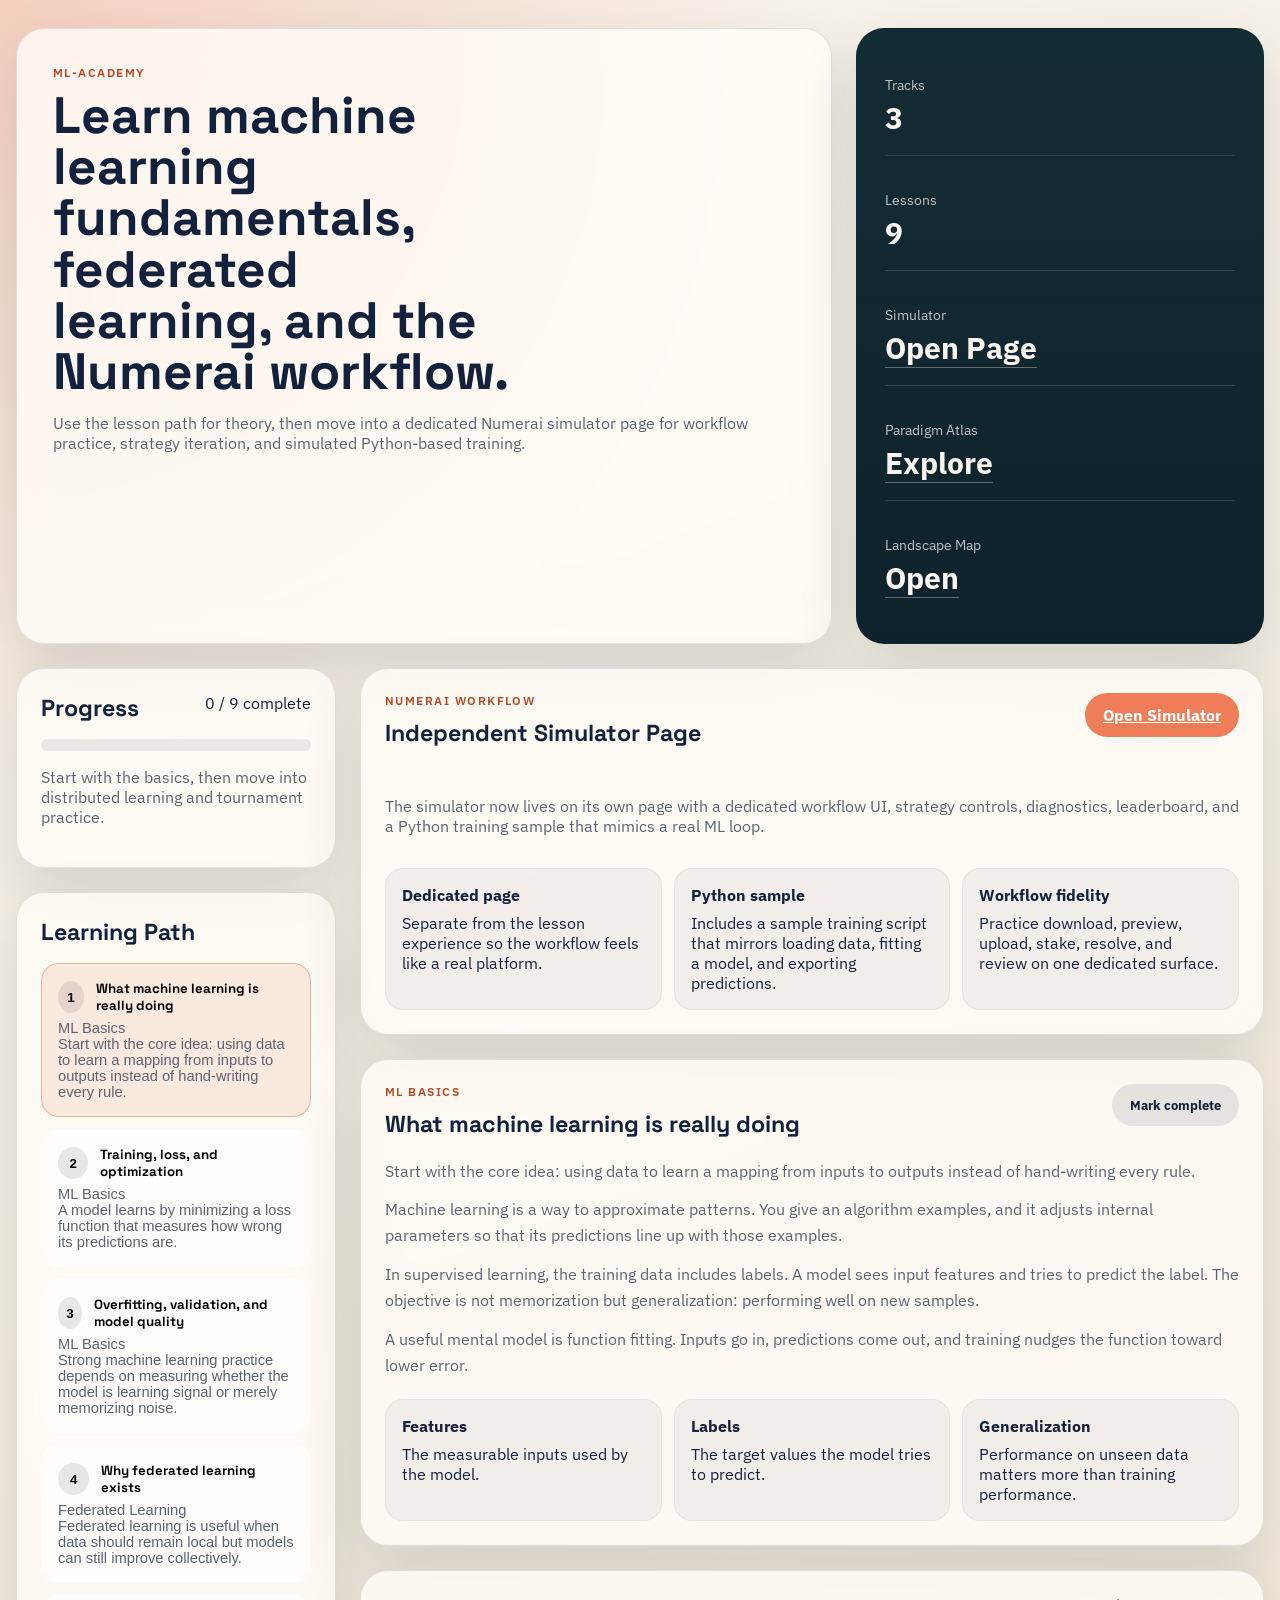
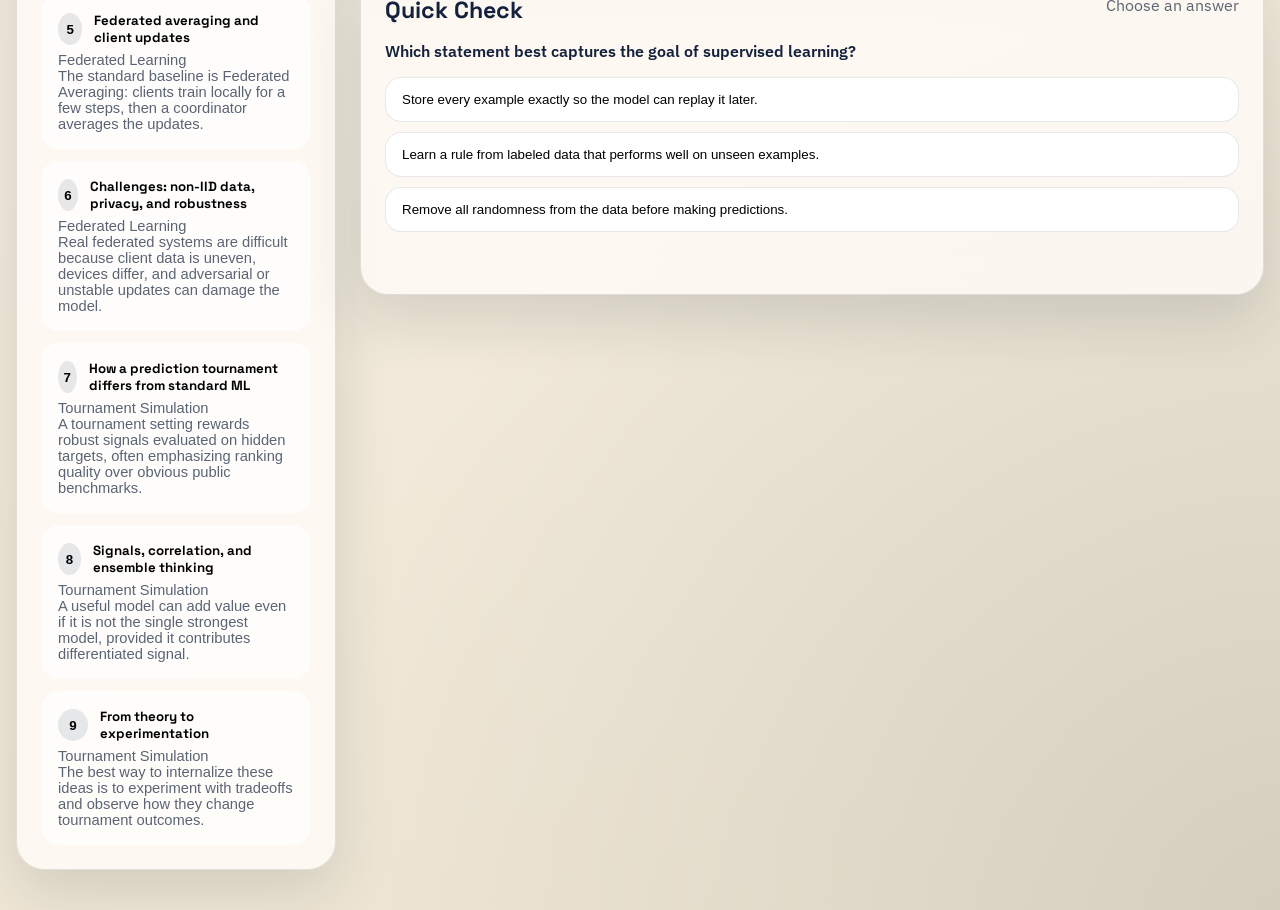
<file: index.html>
<!DOCTYPE html>
<html lang="en">
<head>
  <meta charset="UTF-8">
  <meta name="viewport" content="width=device-width, initial-scale=1.0">
  <title>ml-academy: Learning Hub</title>
  <link rel="preconnect" href="https://fonts.googleapis.com">
  <link rel="preconnect" href="https://fonts.gstatic.com" crossorigin>
  <link href="https://fonts.googleapis.com/css2?family=Space+Grotesk:wght@400;500;700&family=IBM+Plex+Sans:wght@400;500;600&display=swap" rel="stylesheet">
  <link rel="stylesheet" href="styles.css">
</head>
<body>
  <div class="page-shell">
    <header class="hero">
      <div class="hero-copy">
        <p class="eyebrow">ml-academy</p>
        <h1>Learn machine learning fundamentals, federated learning, and the Numerai workflow.</h1>
        <p class="hero-text">
          Use the lesson path for theory, then move into a dedicated Numerai simulator page for workflow practice, strategy iteration, and simulated Python-based training.
        </p>
      </div>
      <div class="hero-card">
        <div class="hero-stat"><span class="stat-label">Tracks</span><strong>3</strong></div>
        <div class="hero-stat"><span class="stat-label">Lessons</span><strong>9</strong></div>
        <div class="hero-stat"><span class="stat-label">Simulator</span><strong><a class="hero-link" href="numerai.html">Open Page</a></strong></div>
        <div class="hero-stat"><span class="stat-label">Paradigm Atlas</span><strong><a class="hero-link" href="paradigm.html">Explore</a></strong></div>
        <div class="hero-stat"><span class="stat-label">Landscape Map</span><strong><a class="hero-link" href="map.html">Open</a></strong></div>
      </div>
    </header>

    <main class="content-grid single-main">
      <aside class="sidebar">
        <section class="panel progress-panel">
          <div class="panel-heading"><h2>Progress</h2><span id="progressBadge">0 / 9 complete</span></div>
          <div class="progress-bar" aria-hidden="true"><div id="progressFill" class="progress-fill"></div></div>
          <p id="progressText" class="muted">Start with the basics, then move into distributed learning and tournament practice.</p>
        </section>
        <section class="panel">
          <div class="panel-heading"><h2>Learning Path</h2></div>
          <nav id="moduleNav" class="module-nav" aria-label="Learning modules"></nav>
        </section>
      </aside>

      <section class="main-column">
        <section class="panel launch-panel">
          <div class="panel-heading">
            <div>
              <p class="eyebrow">Numerai Workflow</p>
              <h2>Independent Simulator Page</h2>
            </div>
            <a class="button" href="numerai.html">Open Simulator</a>
          </div>
          <p class="lesson-summary">
            The simulator now lives on its own page with a dedicated workflow UI, strategy controls, diagnostics, leaderboard, and a Python training sample that mimics a real ML loop.
          </p>
          <div class="key-points">
            <article class="key-point"><strong>Dedicated page</strong><span>Separate from the lesson experience so the workflow feels like a real platform.</span></article>
            <article class="key-point"><strong>Python sample</strong><span>Includes a sample training script that mirrors loading data, fitting a model, and exporting predictions.</span></article>
            <article class="key-point"><strong>Workflow fidelity</strong><span>Practice download, preview, upload, stake, resolve, and review on one dedicated surface.</span></article>
          </div>
        </section>

        <section class="panel lesson-panel">
          <div class="panel-heading"><div><p id="lessonTag" class="eyebrow"></p><h2 id="lessonTitle">Loading…</h2></div><button id="markCompleteButton" class="button secondary" type="button">Mark complete</button></div>
          <p id="lessonSummary" class="lesson-summary"></p>
          <div id="lessonContent" class="lesson-content"></div>
          <div id="keyPoints" class="key-points"></div>
        </section>

        <section class="panel quiz-panel">
          <div class="panel-heading"><h2>Quick Check</h2><span id="quizStatus" class="muted">Choose an answer</span></div>
          <div id="quizQuestion" class="quiz-question"></div>
          <div id="quizOptions" class="quiz-options"></div>
          <div id="quizFeedback" class="quiz-feedback" aria-live="polite"></div>
        </section>
      </section>
    </main>
  </div>
  <script src="app.js"></script>
</body>
</html>
</file>
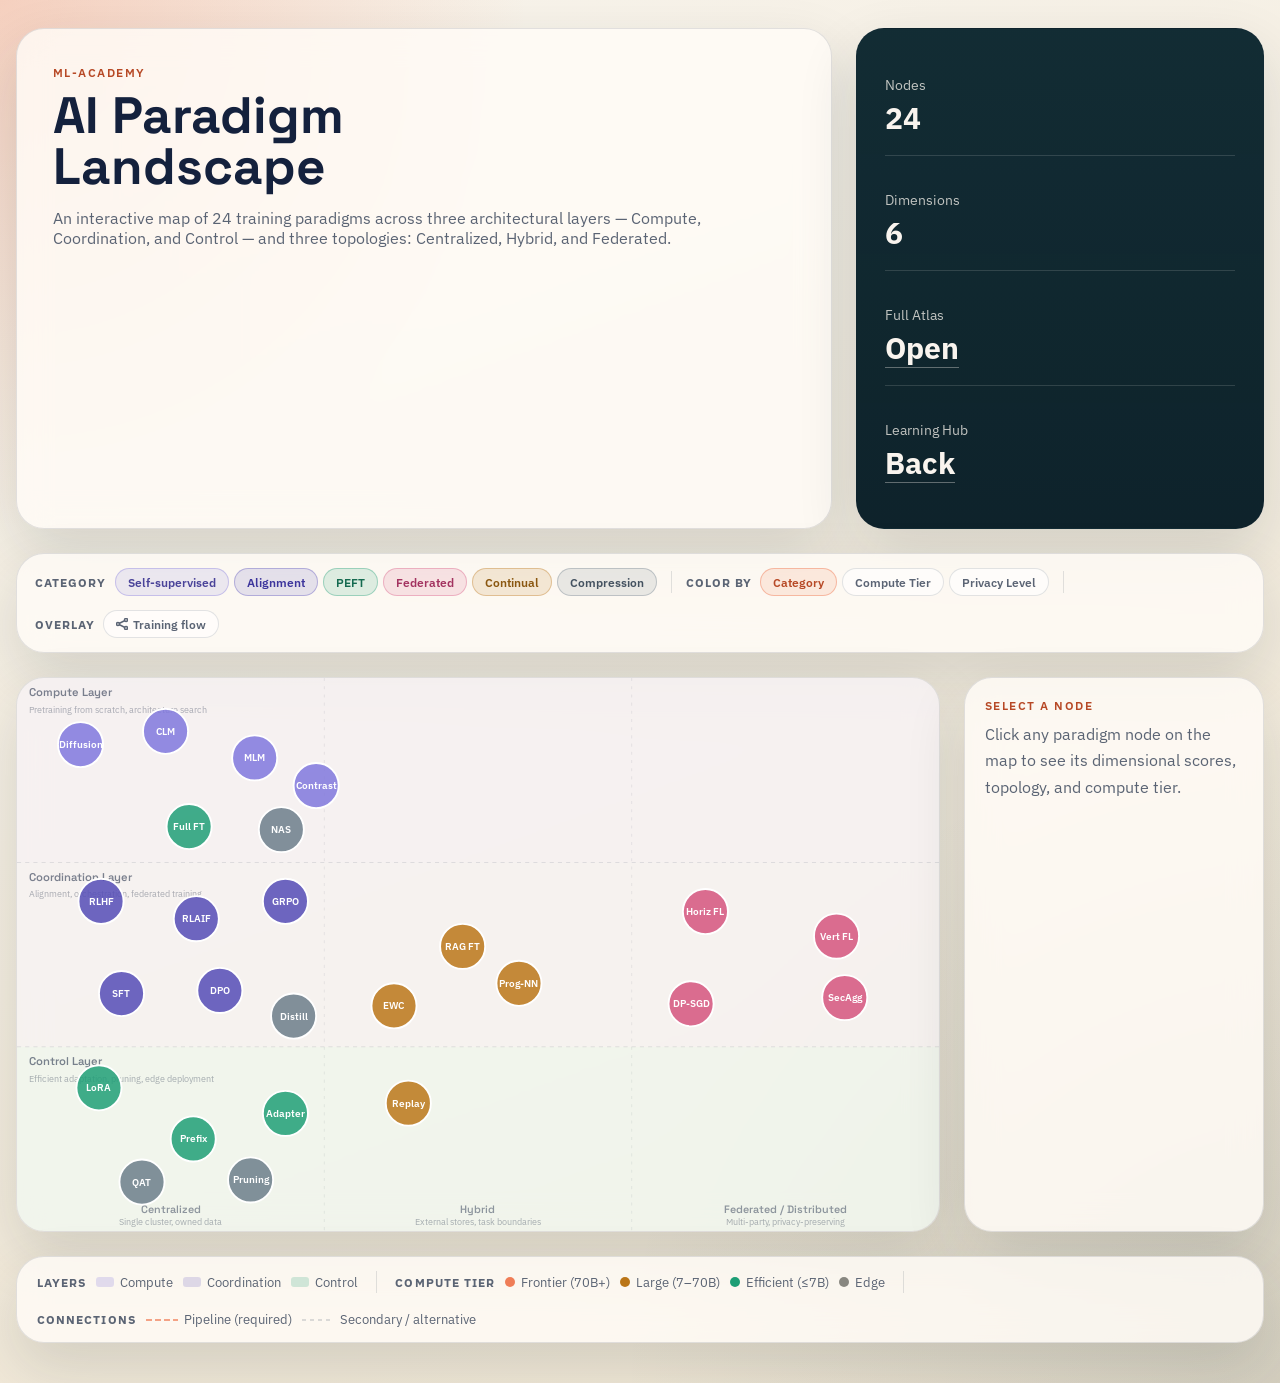
<file: map.html>
<!DOCTYPE html>
<html lang="en">
<head>
  <meta charset="UTF-8">
  <meta name="viewport" content="width=device-width, initial-scale=1.0">
  <title>ml-academy: AI Paradigm Landscape Map</title>
  <link rel="preconnect" href="https://fonts.googleapis.com">
  <link rel="preconnect" href="https://fonts.gstatic.com" crossorigin>
  <link href="https://fonts.googleapis.com/css2?family=Space+Grotesk:wght@400;500;700&family=IBM+Plex+Sans:wght@400;500;600&display=swap" rel="stylesheet">
  <link rel="stylesheet" href="styles.css">
</head>
<body>
  <div class="page-shell">

    <header class="hero">
      <div class="hero-copy">
        <p class="eyebrow">ml-academy</p>
        <h1>AI Paradigm Landscape</h1>
        <p class="hero-text">
          An interactive map of 24 training paradigms across three architectural layers — Compute, Coordination, and Control — and three topologies: Centralized, Hybrid, and Federated.
        </p>
      </div>
      <div class="hero-card">
        <div class="hero-stat"><span class="stat-label">Nodes</span><strong>24</strong></div>
        <div class="hero-stat"><span class="stat-label">Dimensions</span><strong>6</strong></div>
        <div class="hero-stat"><span class="stat-label">Full Atlas</span><strong><a class="hero-link" href="paradigm.html">Open</a></strong></div>
        <div class="hero-stat"><span class="stat-label">Learning Hub</span><strong><a class="hero-link" href="index.html">Back</a></strong></div>
      </div>
    </header>

    <!-- Controls bar -->
    <div class="panel map-controls">

      <div class="map-ctrl-group">
        <span class="map-ctrl-label">Category</span>
        <div class="map-ctrl-pills">
          <button class="map-filter-btn active" data-cat="pretraining"  onclick="toggleCat('pretraining')"  style="--cat:#7F77DD">Self-supervised</button>
          <button class="map-filter-btn active" data-cat="alignment"    onclick="toggleCat('alignment')"    style="--cat:#534AB7">Alignment</button>
          <button class="map-filter-btn active" data-cat="peft"         onclick="toggleCat('peft')"         style="--cat:#1D9E75">PEFT</button>
          <button class="map-filter-btn active" data-cat="federated"    onclick="toggleCat('federated')"    style="--cat:#D4537E">Federated</button>
          <button class="map-filter-btn active" data-cat="continual"    onclick="toggleCat('continual')"    style="--cat:#BA7517">Continual</button>
          <button class="map-filter-btn active" data-cat="compression"  onclick="toggleCat('compression')"  style="--cat:#6B7C8A">Compression</button>
        </div>
      </div>

      <div class="map-ctrl-divider"></div>

      <div class="map-ctrl-group">
        <span class="map-ctrl-label">Color by</span>
        <div class="map-ctrl-pills">
          <button class="map-dim-btn active" data-view="category" onclick="setDimView('category')">Category</button>
          <button class="map-dim-btn"        data-view="tier"     onclick="setDimView('tier')">Compute Tier</button>
          <button class="map-dim-btn"        data-view="privacy"  onclick="setDimView('privacy')">Privacy Level</button>
        </div>
      </div>

      <div class="map-ctrl-divider"></div>

      <div class="map-ctrl-group">
        <span class="map-ctrl-label">Overlay</span>
        <button class="map-dim-btn" id="connBtn" onclick="toggleConns()">
          <svg width="12" height="12" viewBox="0 0 12 12" fill="none" stroke="currentColor" stroke-width="1.5" stroke-linecap="round" style="flex-shrink:0"><circle cx="2" cy="6" r="1.5"/><circle cx="10" cy="2" r="1.5"/><circle cx="10" cy="10" r="1.5"/><line x1="3.5" y1="5.2" x2="8.5" y2="2.8"/><line x1="3.5" y1="6.8" x2="8.5" y2="9.2"/></svg>
          Training flow
        </button>
      </div>

    </div>

    <!-- Map + detail -->
    <div class="map-layout">

      <!-- SVG canvas -->
      <div class="panel map-canvas-panel" id="mapContainer">
        <svg id="mapSvg" width="100%" style="display:block"></svg>
        <div id="mapTip" class="map-tip"></div>
      </div>

      <!-- Detail panel -->
      <div class="panel map-detail-panel" id="mapDetail">
        <p class="eyebrow" style="margin-bottom:8px">Select a node</p>
        <p class="muted" style="margin:0;line-height:1.65">Click any paradigm node on the map to see its dimensional scores, topology, and compute tier.</p>
      </div>

    </div>

    <!-- Legend -->
    <div class="panel map-legend">

      <div class="map-legend-group">
        <span class="map-ctrl-label">Layers</span>
        <div class="map-legend-items">
          <div class="map-legend-item"><span class="map-legend-swatch" style="background:rgba(127,119,221,0.22)"></span>Compute</div>
          <div class="map-legend-item"><span class="map-legend-swatch" style="background:rgba(83,74,183,0.18)"></span>Coordination</div>
          <div class="map-legend-item"><span class="map-legend-swatch" style="background:rgba(29,158,117,0.2)"></span>Control</div>
        </div>
      </div>

      <div class="map-legend-divider"></div>

      <div class="map-legend-group">
        <span class="map-ctrl-label">Compute tier</span>
        <div class="map-legend-items">
          <div class="map-legend-item"><span class="map-legend-dot" style="background:#ef7d57"></span>Frontier (70B+)</div>
          <div class="map-legend-item"><span class="map-legend-dot" style="background:#ba7517"></span>Large (7–70B)</div>
          <div class="map-legend-item"><span class="map-legend-dot" style="background:#1D9E75"></span>Efficient (≤7B)</div>
          <div class="map-legend-item"><span class="map-legend-dot" style="background:#888780"></span>Edge</div>
        </div>
      </div>

      <div class="map-legend-divider"></div>

      <div class="map-legend-group">
        <span class="map-ctrl-label">Connections</span>
        <div class="map-legend-items">
          <div class="map-legend-item">
            <svg width="32" height="10" style="flex-shrink:0"><line x1="0" y1="5" x2="32" y2="5" stroke="rgba(239,125,87,0.7)" stroke-width="2" stroke-dasharray="6 3"/></svg>
            Pipeline (required)
          </div>
          <div class="map-legend-item">
            <svg width="32" height="10" style="flex-shrink:0"><line x1="0" y1="5" x2="32" y2="5" stroke="rgba(20,33,61,0.3)" stroke-width="1.2" stroke-dasharray="4 4"/></svg>
            Secondary / alternative
          </div>
        </div>
      </div>

    </div>

  </div>
  <script src="map.js"></script>
</body>
</html>
</file>
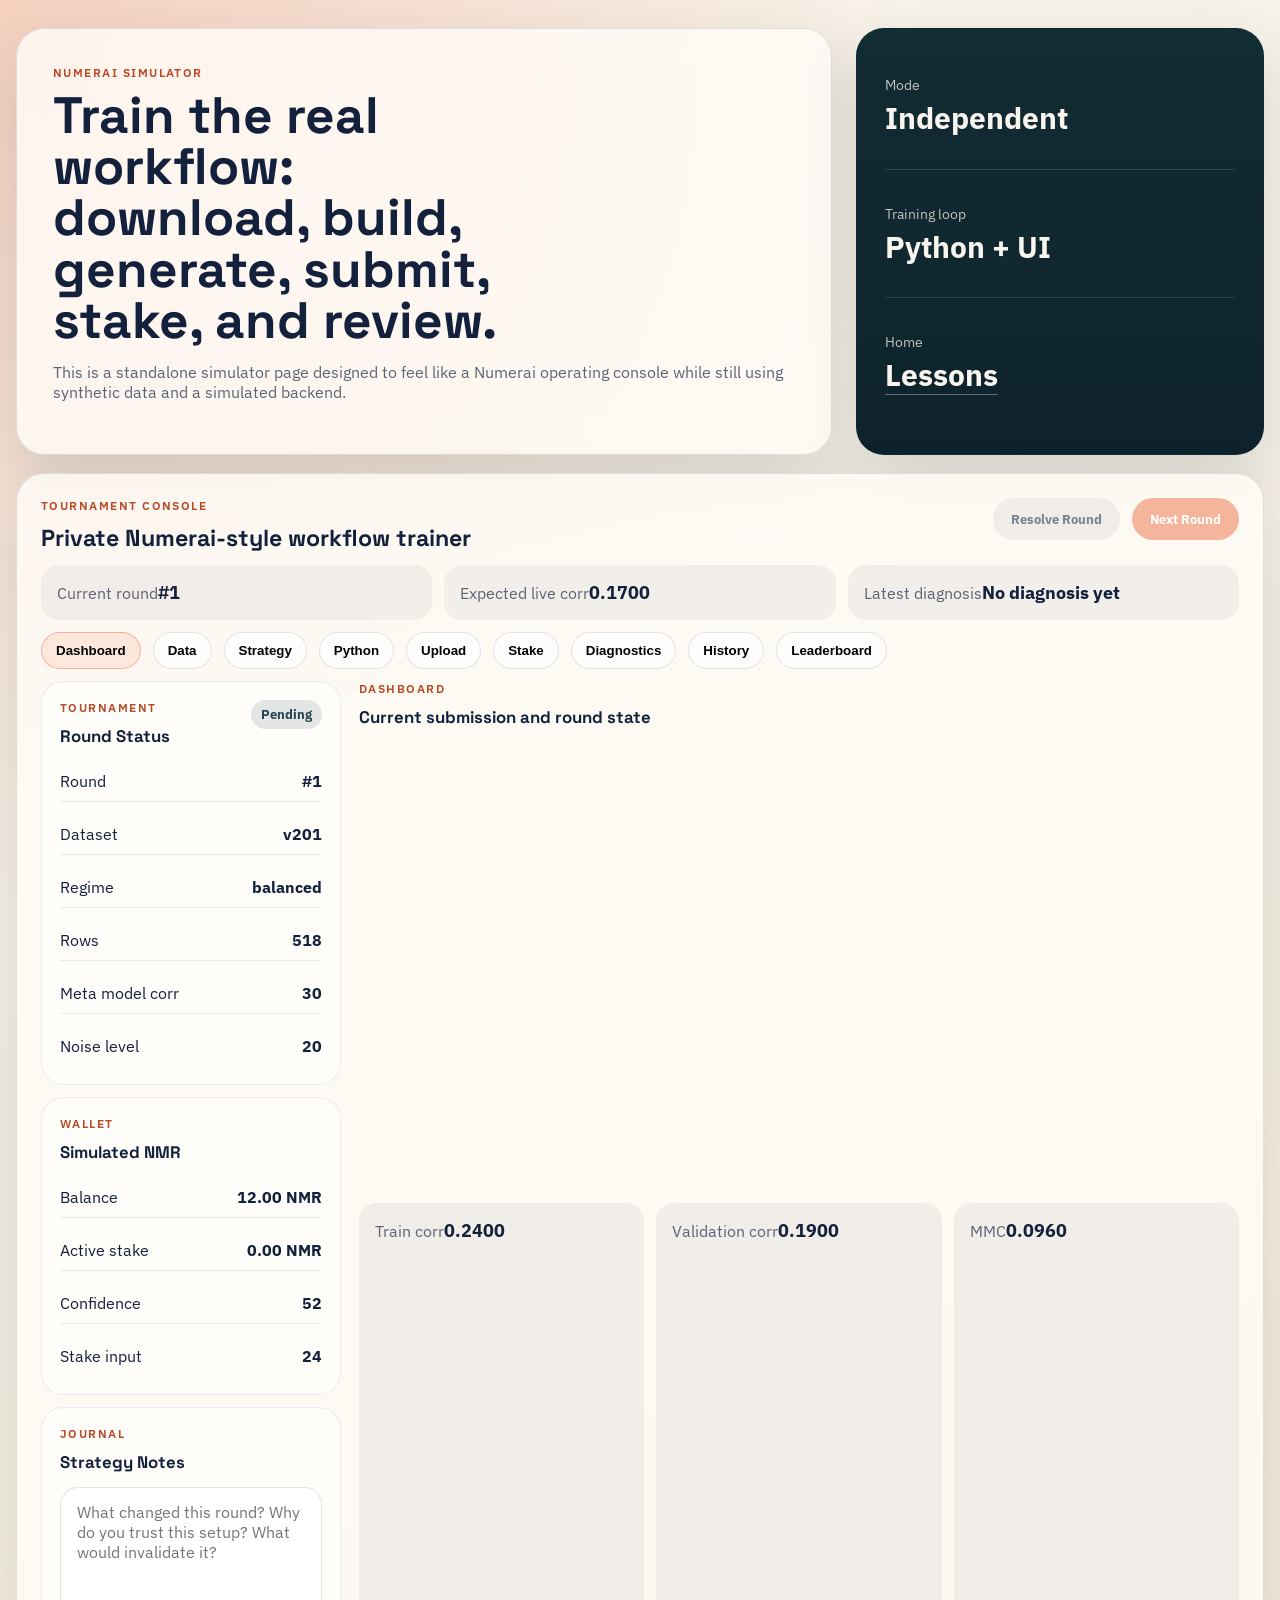
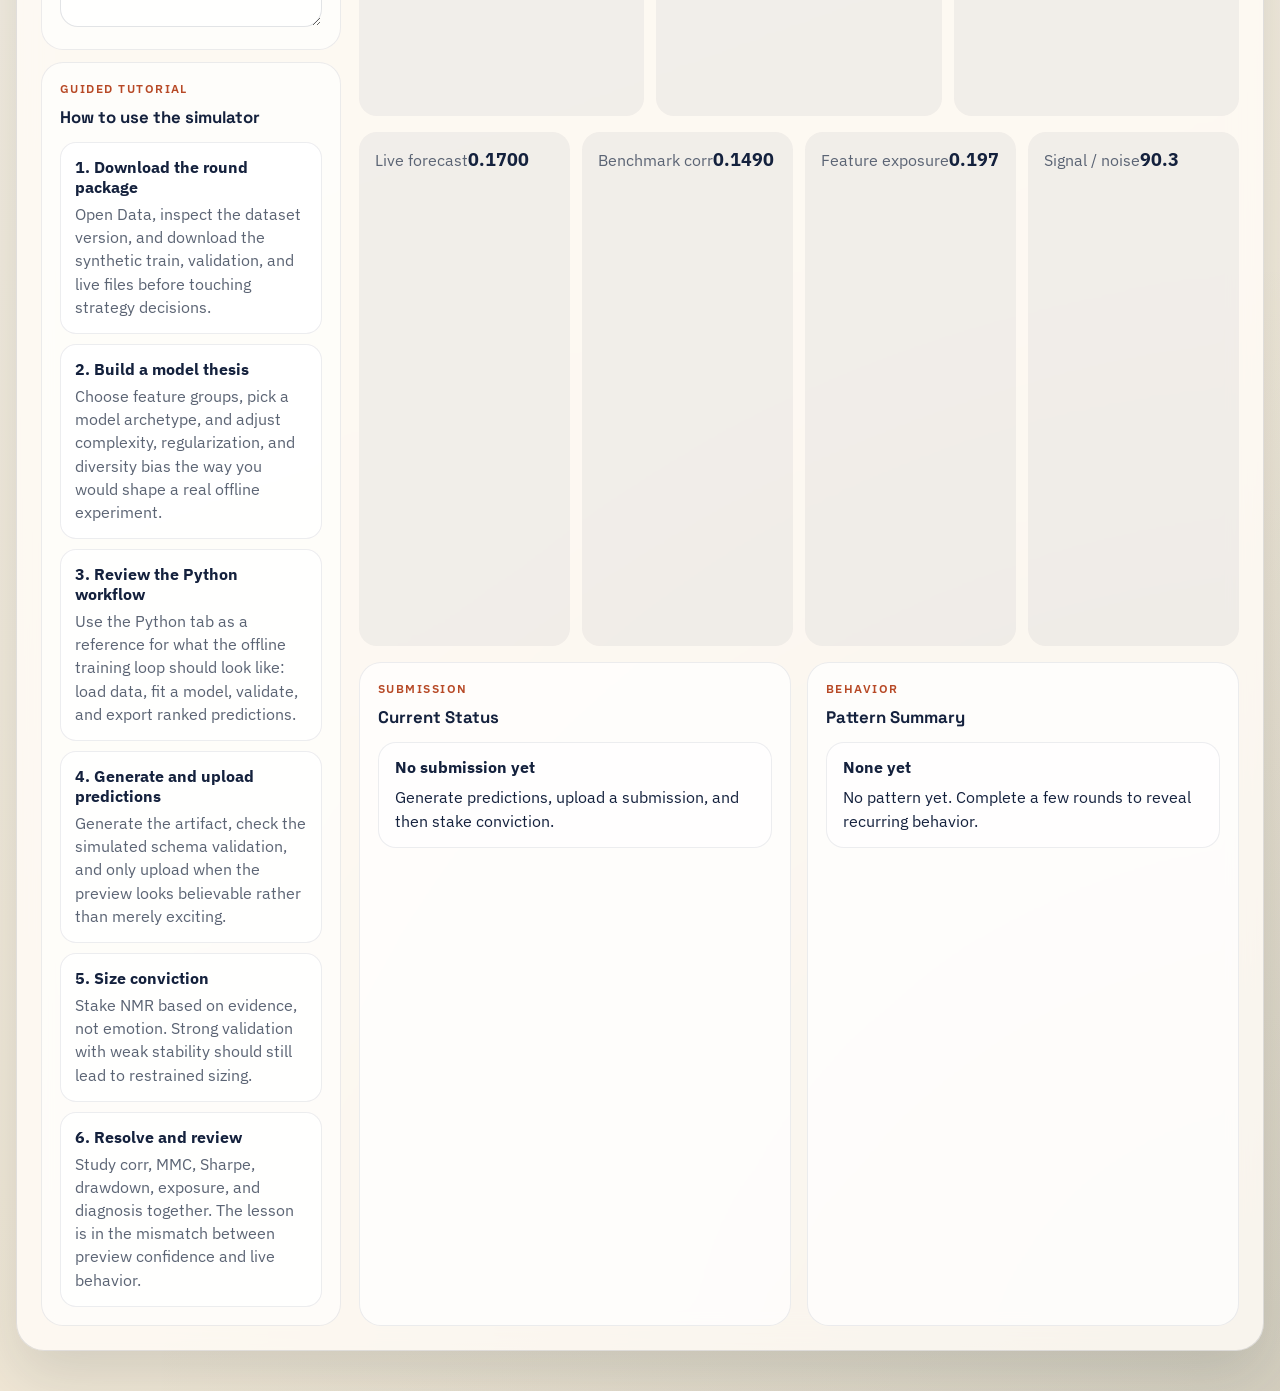
<file: numerai.html>
<!DOCTYPE html>
<html lang="en">
<head>
  <meta charset="UTF-8">
  <meta name="viewport" content="width=device-width, initial-scale=1.0">
  <title>ml-academy: Numerai Simulator</title>
  <link rel="preconnect" href="https://fonts.googleapis.com">
  <link rel="preconnect" href="https://fonts.gstatic.com" crossorigin>
  <link href="https://fonts.googleapis.com/css2?family=Space+Grotesk:wght@400;500;700&family=IBM+Plex+Sans:wght@400;500;600&display=swap" rel="stylesheet">
  <link rel="stylesheet" href="styles.css">
</head>
<body>
  <div class="page-shell numerai-page-shell">
    <header class="hero numerai-hero">
      <div class="hero-copy">
        <p class="eyebrow">Numerai Simulator</p>
        <h1>Train the real workflow: download, build, generate, submit, stake, and review.</h1>
        <p class="hero-text">
          This is a standalone simulator page designed to feel like a Numerai operating console while still using synthetic data and a simulated backend.
        </p>
      </div>
      <div class="hero-card">
        <div class="hero-stat"><span class="stat-label">Mode</span><strong>Independent</strong></div>
        <div class="hero-stat"><span class="stat-label">Training loop</span><strong>Python + UI</strong></div>
        <div class="hero-stat"><span class="stat-label">Home</span><strong><a class="hero-link" href="index.html">Lessons</a></strong></div>
      </div>
    </header>

    <section class="panel simulator-panel standalone-simulator-panel">
      <div class="platform-shell">
        <div class="platform-header">
          <div>
            <p class="eyebrow">Tournament Console</p>
            <h2>Private Numerai-style workflow trainer</h2>
          </div>
          <div class="platform-actions">
            <button id="resolveRoundButton" class="button secondary" type="button">Resolve Round</button>
            <button id="nextRoundButton" class="button" type="button">Next Round</button>
          </div>
        </div>

        <div id="platformSummary" class="metrics-grid"></div>
        <nav id="simNav" class="sim-nav" aria-label="Simulator Sections"></nav>

        <div class="platform-body wider-platform-body">
          <aside class="platform-sidebar">
            <section class="subpanel">
              <div class="subpanel-heading"><div><p class="eyebrow">Tournament</p><h3>Round Status</h3></div><span id="roundStatusBadge" class="badge">Pending</span></div>
              <div id="roundMeta" class="meta-grid stacked"></div>
            </section>
            <section class="subpanel">
              <div class="subpanel-heading"><div><p class="eyebrow">Wallet</p><h3>Simulated NMR</h3></div></div>
              <div id="walletSummary" class="meta-grid stacked"></div>
            </section>
            <section class="subpanel">
              <div class="subpanel-heading"><div><p class="eyebrow">Journal</p><h3>Strategy Notes</h3></div></div>
              <textarea id="strategyNotes" class="notes-input" placeholder="What changed this round? Why do you trust this setup? What would invalidate it?"></textarea>
            </section>
            <section class="subpanel tutorial-panel">
              <div class="subpanel-heading"><div><p class="eyebrow">Guided Tutorial</p><h3>How to use the simulator</h3></div></div>
              <div id="tutorialSteps" class="tutorial-steps"></div>
            </section>
          </aside>

          <section class="platform-main">
            <section id="screen-dashboard" class="screen-panel active">
              <div class="screen-header"><div><p class="eyebrow">Dashboard</p><h3>Current submission and round state</h3></div></div>
              <div id="dashboardCards" class="metrics-grid"></div>
              <div id="realismCards" class="metrics-grid compact"></div>
              <div class="double-grid">
                <section class="subpanel inset"><div class="subpanel-heading"><div><p class="eyebrow">Submission</p><h3>Current Status</h3></div></div><div id="submissionStatusCard"></div></section>
                <section class="subpanel inset"><div class="subpanel-heading"><div><p class="eyebrow">Behavior</p><h3>Pattern Summary</h3></div></div><div id="dashboardPatternCard"></div></section>
              </div>
            </section>

            <section id="screen-data" class="screen-panel">
              <div class="screen-header"><div><p class="eyebrow">Data Download</p><h3>Dataset Package</h3></div><button id="downloadDatasetButton" class="button secondary" type="button">Download Package</button></div>
              <div id="downloadCards" class="metrics-grid compact"></div>
              <div class="double-grid">
                <section class="subpanel inset"><div class="subpanel-heading"><div><p class="eyebrow">Files</p><h3>Available Artifacts</h3></div></div><div id="downloadTable" class="simulation-table"></div></section>
                <section class="subpanel inset"><div class="subpanel-heading"><div><p class="eyebrow">Features</p><h3>Universe</h3></div></div><div id="featureGroups" class="feature-grid"></div></section>
              </div>
            </section>

            <section id="screen-strategy" class="screen-panel">
              <div class="screen-header"><div><p class="eyebrow">Strategy</p><h3>Model Workspace</h3></div><button id="generatePredictionsButton" class="button" type="button">Generate Predictions</button></div>
              <div id="modelOptions" class="model-grid"></div>
              <div class="sim-controls">
                <label>Complexity<input id="complexity" type="range" min="10" max="100" value="48"><span id="complexityValue">48</span></label>
                <label>Regularization<input id="regularization" type="range" min="0" max="100" value="56"><span id="regularizationValue">56</span></label>
                <label>Diversity Bias<input id="diversityBias" type="range" min="0" max="100" value="42"><span id="diversityBiasValue">42</span></label>
              </div>
              <div id="strategyWarnings" class="alert-stack"></div>
              <div class="double-grid">
                <section class="subpanel inset"><div class="subpanel-heading"><div><p class="eyebrow">Preview</p><h3>Validation Metrics</h3></div></div><div id="previewMetrics" class="metrics-grid compact"></div></section>
                <section class="subpanel inset"><div class="subpanel-heading"><div><p class="eyebrow">Eras</p><h3>Expected Behavior</h3></div></div><div id="previewTable" class="simulation-table"></div></section>
              </div>
            </section>

            <section id="screen-python" class="screen-panel">
              <div class="screen-header"><div><p class="eyebrow">Python Interface</p><h3>Sample training code and command</h3></div></div>
              <div class="double-grid python-grid">
                <section class="subpanel inset">
                  <div class="subpanel-heading"><div><p class="eyebrow">Command</p><h3>Training entrypoint</h3></div></div>
                  <div id="pythonCommandCard" class="artifact-card"></div>
                </section>
                <section class="subpanel inset">
                  <div class="subpanel-heading"><div><p class="eyebrow">Workflow</p><h3>What the script mimics</h3></div></div>
                  <div id="pythonWorkflowCard" class="status-card"></div>
                </section>
              </div>
              <section class="subpanel inset code-panel">
                <div class="subpanel-heading"><div><p class="eyebrow">Sample Code</p><h3>Python training example</h3></div></div>
                <pre id="pythonCodeBlock" class="code-block"></pre>
              </section>
            </section>

            <section id="screen-upload" class="screen-panel">
              <div class="screen-header"><div><p class="eyebrow">Upload Predictions</p><h3>Submission Artifact</h3></div><button id="uploadSubmissionButton" class="button" type="button">Upload Submission</button></div>
              <div class="double-grid">
                <section class="subpanel inset"><div class="subpanel-heading"><div><p class="eyebrow">Artifact</p><h3>Generated File</h3></div></div><div id="artifactCard"></div></section>
                <section class="subpanel inset"><div class="subpanel-heading"><div><p class="eyebrow">Validation</p><h3>Schema Checks</h3></div></div><div id="uploadValidation"></div></section>
              </div>
            </section>

            <section id="screen-stake" class="screen-panel">
              <div class="screen-header"><div><p class="eyebrow">Staking</p><h3>Conviction Sizing</h3></div><button id="confirmStakeButton" class="button" type="button">Confirm Stake</button></div>
              <div class="sim-controls two-up">
                <label>Stake (Sim NMR)<input id="stakeAmount" type="range" min="0" max="100" value="24"><span id="stakeAmountValue">24</span></label>
                <label>Confidence<input id="confidenceLevel" type="range" min="0" max="100" value="52"><span id="confidenceLevelValue">52</span></label>
              </div>
              <div id="stakingCards" class="metrics-grid compact"></div>
              <div id="stakingWarnings" class="alert-stack"></div>
            </section>

            <section id="screen-diagnostics" class="screen-panel">
              <div class="screen-header"><div><p class="eyebrow">Diagnostics</p><h3>Corr, MMC, Sharpe, Drawdown, Exposure</h3></div></div>
              <div id="diagnosticCards" class="metrics-grid"></div>
              <div class="double-grid">
                <section class="subpanel inset"><div class="subpanel-heading"><div><p class="eyebrow">Era History</p><h3>Resolved Round</h3></div></div><div id="resultTable" class="simulation-table"></div></section>
                <section class="subpanel inset"><div class="subpanel-heading"><div><p class="eyebrow">Interpretation</p><h3>Diagnosis</h3></div></div><div id="diagnosisCard" class="diagnosis-card"></div></section>
              </div>
            </section>

            <section id="screen-history" class="screen-panel">
              <div class="screen-header"><div><p class="eyebrow">Era History</p><h3>Archive and Review</h3></div></div>
              <div id="historySummary" class="metrics-grid compact"></div>
              <div id="historyList" class="history-list"></div>
            </section>

            <section id="screen-leaderboard" class="screen-panel">
              <div class="screen-header"><div><p class="eyebrow">Leaderboard</p><h3>Simulated Tournament Field</h3></div></div>
              <div id="leaderboardCards" class="metrics-grid compact"></div>
              <div id="leaderboardTable" class="simulation-table"></div>
            </section>
          </section>
        </div>
      </div>
    </section>
  </div>
  <script src="numerai.js"></script>
</body>
</html>
</file>
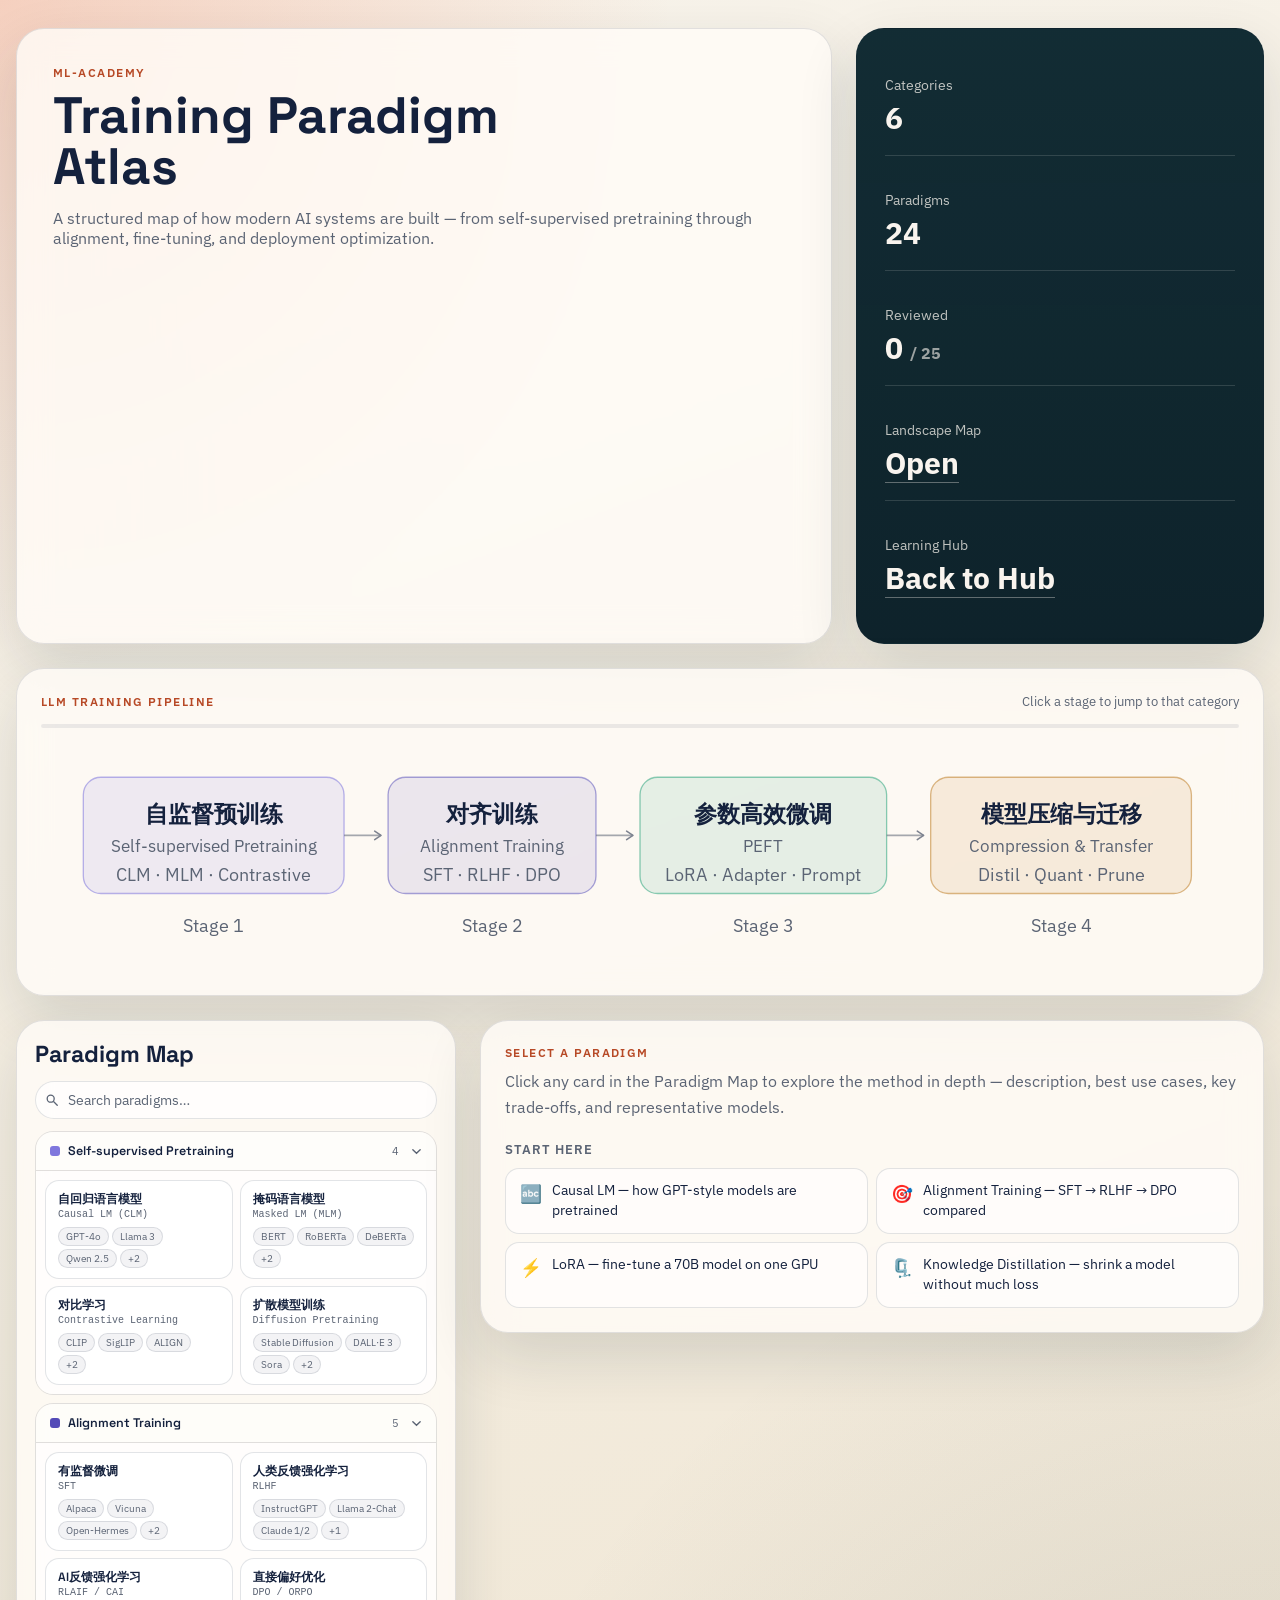
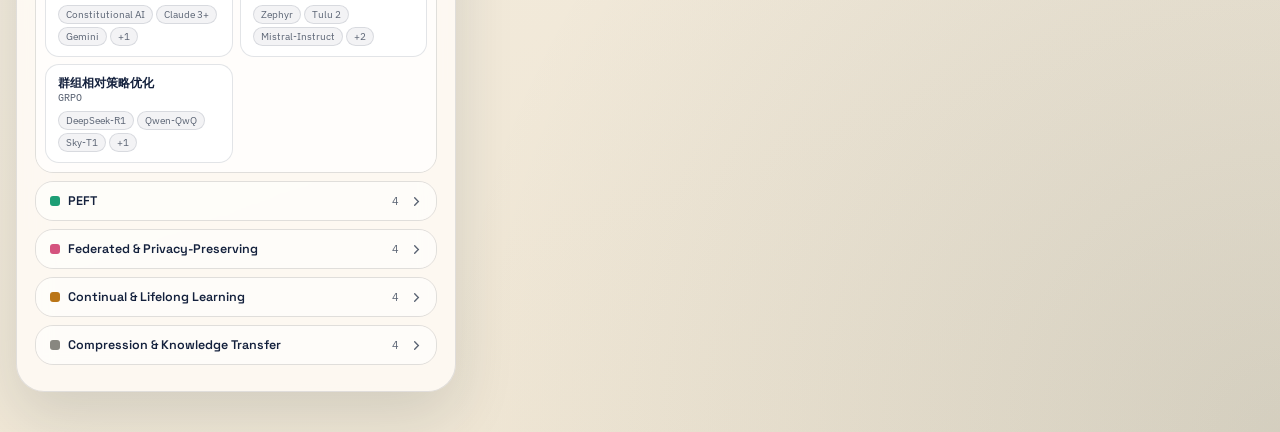
<file: paradigm.html>
<!DOCTYPE html>
<html lang="en">
<head>
  <meta charset="UTF-8">
  <meta name="viewport" content="width=device-width, initial-scale=1.0">
  <title>ml-academy: Training Paradigm Atlas</title>
  <link rel="preconnect" href="https://fonts.googleapis.com">
  <link rel="preconnect" href="https://fonts.gstatic.com" crossorigin>
  <link href="https://fonts.googleapis.com/css2?family=Space+Grotesk:wght@400;500;700&family=IBM+Plex+Sans:wght@400;500;600&display=swap" rel="stylesheet">
  <link rel="stylesheet" href="styles.css">
</head>
<body>
  <div class="page-shell">

    <header class="hero">
      <div class="hero-copy">
        <p class="eyebrow">ml-academy</p>
        <h1>Training Paradigm Atlas</h1>
        <p class="hero-text">
          A structured map of how modern AI systems are built — from self-supervised pretraining through alignment, fine-tuning, and deployment optimization.
        </p>
      </div>
      <div class="hero-card">
        <div class="hero-stat"><span class="stat-label">Categories</span><strong>6</strong></div>
        <div class="hero-stat"><span class="stat-label">Paradigms</span><strong>24</strong></div>
        <div class="hero-stat">
          <span class="stat-label">Reviewed</span>
          <strong><span id="paraViewedCount">0</span> <span style="font-size:1rem;opacity:0.6">/ <span id="paraViewedTotal">24</span></span></strong>
        </div>
        <div class="hero-stat"><span class="stat-label">Landscape Map</span><strong><a class="hero-link" href="map.html">Open</a></strong></div>
        <div class="hero-stat"><span class="stat-label">Learning Hub</span><strong><a class="hero-link" href="index.html">Back to Hub</a></strong></div>
      </div>
    </header>

    <div class="panel para-pipeline-panel">
      <div style="display:flex;justify-content:space-between;align-items:center;margin-bottom:14px">
        <p class="eyebrow" style="margin:0">LLM Training Pipeline</p>
        <p style="margin:0;font-size:0.82rem;color:var(--muted)">Click a stage to jump to that category</p>
      </div>
      <div id="paraProgressBar" class="para-progress-bar"><div id="paraProgressFill" class="para-progress-fill"></div></div>
      <svg width="100%" viewBox="0 0 680 130" style="display:block;margin-top:14px">
        <defs>
          <marker id="arrow" viewBox="0 0 10 10" refX="8" refY="5" markerWidth="6" markerHeight="6" orient="auto-start-reverse">
            <path d="M2 1L8 5L2 9" fill="none" stroke-width="1.5" stroke-linecap="round" stroke-linejoin="round" stroke="currentColor"/>
          </marker>
        </defs>

        <g class="pnode c-purple" onclick="jumpToCategory(0)">
          <rect x="24" y="20" width="148" height="66" rx="10" stroke-width="0.75"/>
          <text class="pth" x="98" y="41" text-anchor="middle" dominant-baseline="central">自监督预训练</text>
          <text class="ptsen" x="98" y="59" text-anchor="middle" dominant-baseline="central">Self-supervised Pretraining</text>
          <text class="pts" x="98" y="75" text-anchor="middle" dominant-baseline="central">CLM · MLM · Contrastive</text>
        </g>

        <line x1="172" y1="53" x2="193" y2="53" class="parr" marker-end="url(#arrow)"/>

        <g class="pnode c-indigo" onclick="jumpToCategory(1)">
          <rect x="197" y="20" width="118" height="66" rx="10" stroke-width="0.75"/>
          <text class="pth" x="256" y="41" text-anchor="middle" dominant-baseline="central">对齐训练</text>
          <text class="ptsen" x="256" y="59" text-anchor="middle" dominant-baseline="central">Alignment Training</text>
          <text class="pts" x="256" y="75" text-anchor="middle" dominant-baseline="central">SFT · RLHF · DPO</text>
        </g>

        <line x1="315" y1="53" x2="336" y2="53" class="parr" marker-end="url(#arrow)"/>

        <g class="pnode c-teal" onclick="jumpToCategory(2)">
          <rect x="340" y="20" width="140" height="66" rx="10" stroke-width="0.75"/>
          <text class="pth" x="410" y="41" text-anchor="middle" dominant-baseline="central">参数高效微调</text>
          <text class="ptsen" x="410" y="59" text-anchor="middle" dominant-baseline="central">PEFT</text>
          <text class="pts" x="410" y="75" text-anchor="middle" dominant-baseline="central">LoRA · Adapter · Prompt</text>
        </g>

        <line x1="480" y1="53" x2="501" y2="53" class="parr" marker-end="url(#arrow)"/>

        <g class="pnode c-amber" onclick="jumpToCategory(5)">
          <rect x="505" y="20" width="148" height="66" rx="10" stroke-width="0.75"/>
          <text class="pth" x="579" y="41" text-anchor="middle" dominant-baseline="central">模型压缩与迁移</text>
          <text class="ptsen" x="579" y="59" text-anchor="middle" dominant-baseline="central">Compression &amp; Transfer</text>
          <text class="pts" x="579" y="75" text-anchor="middle" dominant-baseline="central">Distil · Quant · Prune</text>
        </g>

        <text class="pts" x="98"  y="108" text-anchor="middle" style="fill:var(--muted)">Stage 1</text>
        <text class="pts" x="256" y="108" text-anchor="middle" style="fill:var(--muted)">Stage 2</text>
        <text class="pts" x="410" y="108" text-anchor="middle" style="fill:var(--muted)">Stage 3</text>
        <text class="pts" x="579" y="108" text-anchor="middle" style="fill:var(--muted)">Stage 4</text>
      </svg>
    </div>

    <main class="content-grid paradigm-layout">
      <aside class="sidebar">
        <section class="panel" style="padding:18px">
          <div class="panel-heading" style="margin-bottom:12px">
            <h2 style="margin:0">Paradigm Map</h2>
            <span id="paraCount" class="muted" style="font-size:0.88rem"></span>
          </div>
          <div class="para-search-wrap">
            <svg class="para-search-icon" viewBox="0 0 16 16" fill="none" stroke="currentColor" stroke-width="1.5" stroke-linecap="round">
              <circle cx="6.5" cy="6.5" r="4"/><line x1="10" y1="10" x2="14" y2="14"/>
            </svg>
            <input id="paraSearch" class="para-search" type="text" placeholder="Search paradigms…" autocomplete="off" spellcheck="false">
          </div>
          <div id="paradigmList"></div>
        </section>
      </aside>

      <section class="main-column">
        <section class="panel para-detail-panel" id="detailPanel">
          <div id="detailContent" class="para-detail-content">
            <p class="eyebrow" style="margin-bottom:8px">Select a paradigm</p>
            <p class="muted" style="margin:0 0 20px;line-height:1.65">Click any card in the Paradigm Map to explore the method in depth — description, best use cases, key trade-offs, and representative models.</p>
            <div class="para-empty-suggestions">
              <p style="font-size:0.82rem;font-weight:600;color:var(--muted);margin:0 0 10px;text-transform:uppercase;letter-spacing:0.08em">Start here</p>
              <div class="para-suggestion-grid">
                <button class="para-suggestion" onclick="(()=>{ const e=document.querySelector('.para-card'); if(e) e.click(); })()">
                  <span style="font-size:1.1rem">🔤</span>
                  <span>Causal LM — how GPT-style models are pretrained</span>
                </button>
                <button class="para-suggestion" onclick="jumpToCategory(1)">
                  <span style="font-size:1.1rem">🎯</span>
                  <span>Alignment Training — SFT → RLHF → DPO compared</span>
                </button>
                <button class="para-suggestion" onclick="jumpToCategory(2)">
                  <span style="font-size:1.1rem">⚡</span>
                  <span>LoRA — fine-tune a 70B model on one GPU</span>
                </button>
                <button class="para-suggestion" onclick="jumpToCategory(5)">
                  <span style="font-size:1.1rem">🗜️</span>
                  <span>Knowledge Distillation — shrink a model without much loss</span>
                </button>
              </div>
            </div>
          </div>
        </section>
      </section>
    </main>

  </div>
  <script src="paradigm.js"></script>
</body>
</html>
</file>
<file: styles.css>
:root {
  --bg: #f5efe4;
  --bg-panel: rgba(255, 252, 247, 0.82);
  --bg-strong: #122c34;
  --text: #14213d;
  --muted: #5b6474;
  --line: rgba(20, 33, 61, 0.12);
  --accent: #ef7d57;
  --accent-deep: #b74926;
  --accent-soft: rgba(239, 125, 87, 0.14);
  --success: #1d6f42;
  --warn: #8d5b16;
  --danger: #8f2d2d;
  --info: #264653;
  --shadow: 0 24px 60px rgba(18, 44, 52, 0.14);
}
* { box-sizing: border-box; }
body { margin: 0; min-height: 100vh; font-family: "IBM Plex Sans", sans-serif; color: var(--text); background: radial-gradient(circle at top left, rgba(239, 125, 87, 0.3), transparent 28%), radial-gradient(circle at bottom right, rgba(18, 44, 52, 0.12), transparent 35%), linear-gradient(160deg, #f8f4ec 0%, #efe5d2 100%); }
.page-shell { width: min(1320px, calc(100% - 32px)); margin: 0 auto; padding: 28px 0 40px; }
.hero { display: grid; grid-template-columns: 2fr 1fr; gap: 24px; align-items: stretch; margin-bottom: 24px; }
.hero-copy, .hero-card, .panel { border: 1px solid var(--line); background: var(--bg-panel); backdrop-filter: blur(16px); box-shadow: var(--shadow); border-radius: 28px; }
.hero-copy { padding: 36px; }
.hero-card { display: grid; gap: 16px; padding: 28px; background: linear-gradient(180deg, rgba(18, 44, 52, 0.96), rgba(14, 34, 42, 0.92)), var(--bg-strong); color: #f9f4ee; }
.hero h1, .panel h2, .module-button strong, .subpanel-heading h3, .screen-header h3 { font-family: "Space Grotesk", sans-serif; }
.hero h1 { font-size: clamp(2rem, 4vw, 3.7rem); line-height: 1; margin: 0 0 14px; max-width: 14ch; }
.hero-text, .lesson-summary, .lesson-content p, .quiz-feedback, .muted, .feature-type, .meta-card span, .metric-card span, .history-item p, .diagnosis-card p, .notes-input { color: var(--muted); }
.eyebrow { margin: 0 0 10px; text-transform: uppercase; letter-spacing: 0.12em; font-size: 0.76rem; font-weight: 600; color: var(--accent-deep); }
.hero-stat { padding: 18px 0; border-bottom: 1px solid rgba(249, 244, 238, 0.14); }
.hero-stat:last-child { border-bottom: 0; }
.stat-label { display: block; font-size: 0.9rem; color: rgba(249, 244, 238, 0.76); margin-bottom: 4px; }
.hero-stat strong { font-size: 1.9rem; }
.content-grid { display: grid; grid-template-columns: 320px 1fr; gap: 24px; }
.sidebar, .main-column { display: grid; gap: 24px; align-content: start; }
.panel { padding: 24px; }
.panel-heading, .subpanel-heading, .screen-header, .platform-header { display: flex; justify-content: space-between; align-items: start; gap: 16px; }
.panel-heading { margin-bottom: 16px; }
.panel-heading h2, .platform-header h2 { margin: 0; font-size: 1.45rem; }
.progress-bar { height: 12px; border-radius: 999px; background: rgba(20, 33, 61, 0.08); overflow: hidden; margin-bottom: 12px; }
.progress-fill { height: 100%; width: 0; background: linear-gradient(90deg, var(--accent) 0%, #f4b860 100%); transition: width 220ms ease; }
.module-nav { display: grid; gap: 12px; }
.module-button { width: 100%; text-align: left; border: 1px solid transparent; background: rgba(255, 255, 255, 0.62); border-radius: 18px; padding: 16px; cursor: pointer; transition: transform 180ms ease, border-color 180ms ease, background 180ms ease; }
.module-button:hover, .module-button:focus-visible, .feature-card:hover, .feature-card:focus-visible, .model-card:hover, .model-card:focus-visible, .sim-nav-button:hover, .sim-nav-button:focus-visible { transform: translateY(-2px); border-color: rgba(239, 125, 87, 0.4); outline: none; }
.module-button.active, .feature-card.selected, .model-card.selected, .sim-nav-button.active { background: var(--accent-soft); border-color: rgba(239, 125, 87, 0.5); }
.module-button.complete .module-index { background: var(--success); color: #fff; }
.module-header { display: flex; align-items: center; gap: 12px; margin-bottom: 6px; }
.module-index { width: 32px; height: 32px; border-radius: 50%; display: inline-flex; align-items: center; justify-content: center; background: rgba(20, 33, 61, 0.1); font-weight: 700; }
.module-track, .module-description { display: block; color: var(--muted); font-size: 0.92rem; }
.lesson-panel h2 { margin-bottom: 6px; }
.lesson-content { display: grid; gap: 14px; margin-bottom: 20px; }
.lesson-content p { margin: 0; line-height: 1.6; }
.key-points { display: grid; grid-template-columns: repeat(auto-fit, minmax(190px, 1fr)); gap: 12px; }
.key-point { padding: 16px; border-radius: 18px; background: rgba(20, 33, 61, 0.05); border: 1px solid rgba(20, 33, 61, 0.06); }
.key-point strong { display: block; margin-bottom: 8px; }
.quiz-question { font-weight: 600; margin-bottom: 16px; }
.quiz-options { display: grid; gap: 10px; }
.quiz-option { border: 1px solid rgba(20, 33, 61, 0.1); background: #fff; border-radius: 16px; padding: 14px 16px; text-align: left; cursor: pointer; transition: border-color 180ms ease, transform 180ms ease, background 180ms ease; }
.quiz-option.correct { border-color: rgba(29, 111, 66, 0.4); background: rgba(29, 111, 66, 0.1); }
.quiz-option.incorrect { border-color: rgba(183, 73, 38, 0.38); background: rgba(183, 73, 38, 0.1); }
.quiz-feedback { min-height: 24px; margin-top: 14px; }
.quiz-feedback.correct { color: var(--success); }
.quiz-feedback.incorrect { color: var(--accent-deep); }
.quiz-feedback.neutral { color: var(--muted); }
.button { border: 0; border-radius: 999px; padding: 12px 18px; background: var(--accent); color: #fff; font-weight: 700; font-family: "IBM Plex Sans", sans-serif; cursor: pointer; }
.button.secondary { background: rgba(20, 33, 61, 0.1); color: var(--text); }
.button:hover, .button:focus-visible { filter: brightness(0.98); outline: none; }
.button:disabled { opacity: 0.55; cursor: not-allowed; }
.platform-shell, .platform-sidebar, .platform-main, .meta-grid, .feature-grid, .model-grid, .history-list, .alert-stack { display: grid; gap: 12px; }
.platform-actions, .sim-nav { display: flex; flex-wrap: wrap; gap: 12px; }
.platform-body { display: grid; grid-template-columns: 280px 1fr; gap: 18px; }
.sim-nav-button { border: 1px solid rgba(20, 33, 61, 0.12); background: rgba(255, 255, 255, 0.64); border-radius: 999px; padding: 10px 14px; font-weight: 600; cursor: pointer; transition: transform 180ms ease, border-color 180ms ease, background 180ms ease; }
.screen-panel { display: none; gap: 16px; }
.screen-panel.active { display: grid; }
.subpanel { padding: 18px; border-radius: 22px; background: rgba(255, 255, 255, 0.55); border: 1px solid rgba(20, 33, 61, 0.08); }
.subpanel.inset { background: rgba(255, 255, 255, 0.72); }
.subpanel-heading { margin-bottom: 14px; }
.subpanel-heading h3, .screen-header h3 { margin: 0; font-size: 1.05rem; }
.badge { align-self: start; display: inline-flex; align-items: center; padding: 6px 10px; border-radius: 999px; background: rgba(239, 125, 87, 0.16); color: var(--accent-deep); font-size: 0.82rem; font-weight: 700; text-transform: capitalize; }
.badge.resolved { background: rgba(29, 111, 66, 0.14); color: var(--success); }
.badge.pending, .badge.submitted { background: rgba(38, 70, 83, 0.12); color: var(--info); }
.meta-grid { grid-template-columns: repeat(3, 1fr); }
.meta-grid.stacked { grid-template-columns: 1fr; }
.meta-card, .feature-card, .model-card, .artifact-card, .status-card, .history-item { border: 1px solid rgba(20, 33, 61, 0.08); border-radius: 18px; background: rgba(255, 255, 255, 0.72); }
.meta-card, .artifact-card, .status-card, .history-item { padding: 14px 16px; }
.meta-card strong, .metric-card strong { font-size: 1.1rem; }
.feature-grid { grid-template-columns: repeat(auto-fit, minmax(180px, 1fr)); }
.feature-card, .model-card { padding: 16px; text-align: left; cursor: pointer; transition: transform 180ms ease, border-color 180ms ease, background 180ms ease; }
.feature-card p, .model-card p, .history-item p, .diagnosis-card p, .artifact-card p, .status-card p { margin: 8px 0 0; line-height: 1.5; }
.feature-type { display: block; margin-top: 6px; text-transform: uppercase; letter-spacing: 0.08em; font-size: 0.82rem; }
.feature-strength { display: block; margin-top: 10px; font-size: 0.84rem; color: var(--muted); }
.model-grid { grid-template-columns: repeat(3, 1fr); }
.sim-controls { display: grid; grid-template-columns: repeat(3, 1fr); gap: 16px; margin: 10px 0 18px; }
.sim-controls.two-up { grid-template-columns: repeat(2, 1fr); }
.sim-controls label { display: grid; gap: 8px; font-weight: 600; }
.sim-controls input[type="range"] { width: 100%; }
.metrics-grid { display: grid; grid-template-columns: repeat(3, 1fr); gap: 12px; }
.metrics-grid.compact { grid-template-columns: repeat(4, 1fr); }
.metric-card { padding: 16px; border-radius: 18px; background: rgba(20, 33, 61, 0.05); }
.double-grid { display: grid; grid-template-columns: 1fr 1fr; gap: 16px; }
.simulation-table { overflow-x: auto; }
table { width: 100%; border-collapse: collapse; }
th, td { padding: 12px 8px; border-bottom: 1px solid rgba(20, 33, 61, 0.08); text-align: left; vertical-align: top; }
th { color: var(--muted); font-size: 0.88rem; font-weight: 600; }
.alert { border-radius: 16px; padding: 12px 14px; font-size: 0.94rem; }
.alert.good { background: rgba(29, 111, 66, 0.1); color: var(--success); }
.alert.warn { background: rgba(141, 91, 22, 0.12); color: var(--warn); }
.alert.bad { background: rgba(183, 73, 38, 0.1); color: var(--accent-deep); }
.alert.info { background: rgba(38, 70, 83, 0.1); color: var(--info); }
.diagnosis-card { min-height: 180px; padding: 18px; border-radius: 18px; background: rgba(20, 33, 61, 0.05); }
.diagnosis-tag { display: inline-block; margin-bottom: 10px; padding: 6px 10px; border-radius: 999px; background: rgba(38, 70, 83, 0.12); color: #264653; font-size: 0.82rem; font-weight: 700; }
.diagnosis-evidence { margin: 12px 0; padding-left: 18px; }
.history-header { display: flex; justify-content: space-between; gap: 12px; }
.notes-input { width: 100%; min-height: 140px; border: 1px solid rgba(20, 33, 61, 0.12); border-radius: 18px; background: rgba(255, 255, 255, 0.72); padding: 14px 16px; font: inherit; resize: vertical; }
.notes-input:focus { outline: 2px solid rgba(239, 125, 87, 0.25); border-color: rgba(239, 125, 87, 0.45); }
.status-line { display: flex; justify-content: space-between; gap: 12px; padding: 10px 0; border-bottom: 1px solid rgba(20, 33, 61, 0.08); }
.status-line:last-child { border-bottom: 0; }
@media (max-width: 1120px) { .content-grid, .hero, .platform-body, .double-grid { grid-template-columns: 1fr; } .metrics-grid.compact, .metrics-grid, .model-grid, .sim-controls, .sim-controls.two-up, .feature-grid { grid-template-columns: 1fr; } }
@media (max-width: 720px) { .page-shell { width: min(100%, calc(100% - 20px)); } .panel, .hero-copy, .hero-card { padding: 18px; } }


.hero-link { color: inherit; text-decoration: none; border-bottom: 1px solid rgba(249, 244, 238, 0.35); }
.hero-link:hover { border-bottom-color: rgba(249, 244, 238, 0.8); }
.single-main { grid-template-columns: 320px 1fr; }
.launch-panel { display: grid; gap: 16px; }
.numerai-page-shell { width: min(1440px, calc(100% - 32px)); }
.numerai-hero { margin-bottom: 18px; }
.standalone-simulator-panel { padding: 24px; }
.wider-platform-body { grid-template-columns: 300px 1fr; }
.python-grid { align-items: start; }
.code-panel { overflow: hidden; }
.code-block { margin: 0; padding: 18px; overflow-x: auto; border-radius: 18px; background: #10262e; color: #f8f4ec; font-size: 0.88rem; line-height: 1.6; }
@media (max-width: 1120px) { .single-main { grid-template-columns: 1fr; } .wider-platform-body { grid-template-columns: 1fr; } }

.tutorial-panel {
  position: sticky;
  top: 18px;
}
.tutorial-steps {
  display: grid;
  gap: 10px;
}
.tutorial-step {
  padding: 14px;
  border-radius: 16px;
  border: 1px solid rgba(20, 33, 61, 0.08);
  background: rgba(255, 255, 255, 0.72);
}
.tutorial-step strong {
  display: block;
  margin-bottom: 6px;
}
.tutorial-step p {
  margin: 0;
  line-height: 1.45;
  color: var(--muted);
}
.tutorial-step.active {
  background: rgba(239, 125, 87, 0.14);
  border-color: rgba(239, 125, 87, 0.45);
}
.tutorial-step.done {
  background: rgba(29, 111, 66, 0.1);
  border-color: rgba(29, 111, 66, 0.25);
}

/* ── Paradigm Atlas ─────────────────────────────────────────── */
.paradigm-layout { grid-template-columns: 440px 1fr; }
@media (max-width: 1120px) { .paradigm-layout { grid-template-columns: 1fr; } }

.para-pipeline-panel { padding: 24px; margin-bottom: 24px; }

/* Progress bar inside pipeline panel */
.para-progress-bar { height: 4px; border-radius: 999px; background: rgba(20, 33, 61, 0.08); overflow: hidden; }
.para-progress-fill { height: 100%; width: 0; background: linear-gradient(90deg, var(--accent), #f4b860); transition: width 400ms ease; border-radius: 999px; }

/* SVG pipeline nodes */
.pnode { cursor: pointer; }
.pnode rect { transition: fill 0.18s, stroke 0.18s, filter 0.18s; }
.pnode:hover rect { filter: brightness(1.06); }
.c-purple rect { fill: rgba(127, 119, 221, 0.12); stroke: rgba(127, 119, 221, 0.55); }
.c-indigo rect { fill: rgba(83,  74,  183, 0.11); stroke: rgba(83,  74,  183, 0.5);  }
.c-teal   rect { fill: rgba(29,  158, 117, 0.11); stroke: rgba(29,  158, 117, 0.5);  }
.c-amber  rect { fill: rgba(186, 117, 23,  0.11); stroke: rgba(186, 117, 23,  0.5);  }
.pnode-active.c-purple rect { fill: rgba(127, 119, 221, 0.26); stroke: rgba(127, 119, 221, 0.85); filter: drop-shadow(0 0 6px rgba(127,119,221,0.35)); }
.pnode-active.c-indigo rect { fill: rgba(83,  74,  183, 0.24); stroke: rgba(83,  74,  183, 0.8);  filter: drop-shadow(0 0 6px rgba(83,74,183,0.3)); }
.pnode-active.c-teal   rect { fill: rgba(29,  158, 117, 0.24); stroke: rgba(29,  158, 117, 0.8);  filter: drop-shadow(0 0 6px rgba(29,158,117,0.3)); }
.pnode-active.c-amber  rect { fill: rgba(186, 117, 23,  0.24); stroke: rgba(186, 117, 23,  0.8);  filter: drop-shadow(0 0 6px rgba(186,117,23,0.3)); }
.pth   { font-family: "Space Grotesk", sans-serif; font-size: 13px; font-weight: 600; fill: var(--text); }
.ptsen { font-size: 9.5px; fill: var(--muted); }
.pts   { font-size: 10px;  fill: var(--muted); }
.parr  { stroke: var(--muted); stroke-width: 1; opacity: 0.55; }

/* Search */
.para-search-wrap { position: relative; margin-bottom: 12px; }
.para-search-icon { position: absolute; left: 10px; top: 50%; transform: translateY(-50%); width: 14px; height: 14px; color: var(--muted); pointer-events: none; }
.para-search { width: 100%; padding: 9px 12px 9px 32px; border: 1px solid var(--line); border-radius: 999px; background: rgba(255,255,255,0.72); font: inherit; font-size: 0.88rem; color: var(--text); outline: none; transition: border-color 0.15s, box-shadow 0.15s; }
.para-search::placeholder { color: var(--muted); }
.para-search:focus { border-color: rgba(239,125,87,0.45); box-shadow: 0 0 0 3px rgba(239,125,87,0.1); }

/* Accordion */
.para-sec { border: 1px solid var(--line); border-radius: 18px; margin-bottom: 8px; overflow: hidden; }
.para-sech { display: flex; align-items: center; gap: 8px; padding: 11px 14px; cursor: pointer; background: rgba(255,255,255,0.55); user-select: none; transition: background 0.15s; }
.para-sech:hover { background: rgba(255,255,255,0.82); }
.para-dot { width: 10px; height: 10px; border-radius: 3px; flex-shrink: 0; }
.para-dot-sm { width: 9px; height: 9px; border-radius: 2px; display: inline-block; flex-shrink: 0; }
.para-name { font-size: 12.5px; font-weight: 600; color: var(--text); font-family: "Space Grotesk", sans-serif; }
.para-count { font-size: 11px; color: var(--muted); margin-left: auto; margin-right: 4px; }
.para-chv { width: 11px; height: 11px; flex-shrink: 0; transition: transform 0.2s; color: var(--muted); }
.para-sech.open .para-chv { transform: rotate(90deg); }

/* Smooth accordion — grid-template-rows trick */
.para-secb { display: grid; grid-template-rows: 0fr; transition: grid-template-rows 0.28s ease; border-top: 0 solid var(--line); }
.para-secb.open { grid-template-rows: 1fr; border-top-width: 1px; }
.para-secb > .para-grid { overflow: hidden; padding: 0; transition: padding 0.28s ease; }
.para-secb.open > .para-grid { padding: 9px; }

/* Paradigm cards */
.para-grid { display: grid; grid-template-columns: repeat(auto-fill, minmax(185px, 1fr)); gap: 7px; background: rgba(255,255,255,0.72); }
.para-card { background: rgba(255,255,255,0.82); border-radius: 14px; border: 1px solid var(--line); padding: 10px 12px; cursor: pointer; transition: border-color 0.15s, transform 0.15s, background 0.15s, box-shadow 0.15s; }
.para-card:hover { border-color: rgba(239,125,87,0.42); transform: translateY(-2px); box-shadow: 0 6px 18px rgba(18,44,52,0.08); }
.para-card.selected { border-color: rgba(239,125,87,0.65); background: var(--accent-soft); box-shadow: 0 0 0 3px rgba(239,125,87,0.12); }
.para-card-top { display: flex; justify-content: space-between; align-items: flex-start; margin-bottom: 1px; }
.para-cn { font-size: 12px; font-weight: 600; color: var(--text); margin: 0; font-family: "Space Grotesk", sans-serif; }
.para-en { font-size: 10px; color: var(--muted); margin: 0 0 7px; font-family: monospace; }
.para-reps { display: flex; flex-wrap: wrap; gap: 3px; }
.para-rep { font-size: 10px; padding: 2px 7px; border-radius: 999px; background: rgba(20,33,61,0.05); border: 1px solid var(--line); color: var(--muted); white-space: nowrap; }
.para-viewed-dot { font-size: 10px; color: var(--success); opacity: 0; transition: opacity 0.3s; flex-shrink: 0; line-height: 1; }
.para-viewed-dot.visible { opacity: 1; }

/* Detail panel */
.para-detail-panel { position: sticky; top: 18px; min-height: 280px; }
.para-detail-content { transition: none; }

@keyframes paraEnter {
  from { opacity: 0; transform: translateY(8px); }
  to   { opacity: 1; transform: translateY(0); }
}
@keyframes paraExit {
  from { opacity: 1; transform: translateY(0); }
  to   { opacity: 0; transform: translateY(-6px); }
}
.para-detail-enter { animation: paraEnter 0.22s ease forwards; }
.para-detail-exit  { animation: paraExit  0.1s ease forwards; pointer-events: none; }

/* Detail content structure */
.para-detail-top { display: flex; justify-content: space-between; align-items: flex-start; gap: 12px; margin-bottom: 8px; }
.para-detail-breadcrumb { display: flex; align-items: center; gap: 6px; font-size: 0.8rem; color: var(--muted); }
.para-breadcrumb-sep { opacity: 0.45; }
.para-detail-title { margin: 0 0 3px; font-family: "Space Grotesk", sans-serif; font-size: 1.45rem; line-height: 1.15; }
.para-detail-subtitle { margin: 0 0 16px; font-size: 0.82rem; color: var(--muted); font-family: monospace; }
.para-detail-desc { margin: 0 0 16px; line-height: 1.7; }
.para-reviewed-badge { flex-shrink: 0; display: inline-flex; align-items: center; padding: 4px 10px; border-radius: 999px; background: rgba(29,111,66,0.12); color: var(--success); font-size: 0.78rem; font-weight: 700; white-space: nowrap; }

/* Best-for / trade-off highlights */
.para-highlights { display: grid; grid-template-columns: 1fr 1fr; gap: 10px; margin-bottom: 16px; }
@media (max-width: 720px) { .para-highlights { grid-template-columns: 1fr; } }
.para-highlight { padding: 12px 14px; border-radius: 14px; display: flex; flex-direction: column; gap: 5px; }
.para-highlight-good { background: rgba(29,111,66,0.08); border: 1px solid rgba(29,111,66,0.18); }
.para-highlight-warn { background: rgba(141,91,22,0.08); border: 1px solid rgba(141,91,22,0.18); }
.para-highlight-label { font-size: 0.74rem; font-weight: 700; text-transform: uppercase; letter-spacing: 0.09em; }
.para-highlight-good .para-highlight-label { color: var(--success); }
.para-highlight-warn .para-highlight-label { color: var(--warn); }
.para-highlight-body { font-size: 0.88rem; line-height: 1.55; color: var(--text); }

/* Collapsible Chinese original */
.para-chinese-details { margin-bottom: 16px; border: 1px solid var(--line); border-radius: 12px; overflow: hidden; }
.para-chinese-details summary { padding: 9px 14px; cursor: pointer; font-size: 0.82rem; font-weight: 600; color: var(--muted); user-select: none; list-style: none; }
.para-chinese-details summary::-webkit-details-marker { display: none; }
.para-chinese-details[open] summary { border-bottom: 1px solid var(--line); }
.para-chinese-details p { margin: 0; padding: 10px 14px; font-size: 0.9rem; color: var(--muted); line-height: 1.65; }

/* Rep tags row */
.para-detail-models { margin-bottom: 20px; }
.para-detail-reps { display: flex; flex-wrap: wrap; gap: 7px; }
.para-rep-tag { display: inline-flex; align-items: center; padding: 5px 12px; border-radius: 999px; background: rgba(20,33,61,0.06); border: 1px solid var(--line); color: var(--text); font-size: 0.86rem; white-space: nowrap; transition: border-color 0.12s, background 0.12s; }
.para-rep-tag:hover { border-color: rgba(239,125,87,0.4); background: var(--accent-soft); }

/* Prev / Next navigation */
.para-detail-nav { display: flex; align-items: center; justify-content: space-between; gap: 12px; padding-top: 16px; border-top: 1px solid var(--line); }
.para-nav-btn { border: 1px solid var(--line); border-radius: 999px; padding: 8px 16px; background: rgba(255,255,255,0.72); color: var(--text); font: 600 0.86rem "IBM Plex Sans", sans-serif; cursor: pointer; transition: border-color 0.15s, transform 0.12s, background 0.15s; }
.para-nav-btn:hover:not(:disabled) { border-color: rgba(239,125,87,0.45); transform: translateY(-1px); background: rgba(255,255,255,0.92); }
.para-nav-btn:disabled { opacity: 0.35; cursor: not-allowed; }
.para-nav-pos { font-size: 0.82rem; color: var(--muted); }

/* Empty state suggestion grid */
.para-empty-suggestions { margin-top: 6px; }
.para-suggestion-grid { display: grid; grid-template-columns: 1fr 1fr; gap: 8px; }
@media (max-width: 720px) { .para-suggestion-grid { grid-template-columns: 1fr; } }
.para-suggestion { display: flex; align-items: flex-start; gap: 10px; text-align: left; border: 1px solid var(--line); border-radius: 14px; padding: 12px 14px; background: rgba(255,255,255,0.62); cursor: pointer; transition: border-color 0.15s, transform 0.12s, background 0.15s; font: 0.86rem "IBM Plex Sans", sans-serif; color: var(--text); line-height: 1.45; }
.para-suggestion:hover { border-color: rgba(239,125,87,0.42); transform: translateY(-1px); background: rgba(255,255,255,0.88); }

/* ── Paradigm Landscape Map ─────────────────────────────────── */
.map-layout { display: grid; grid-template-columns: 1fr 300px; gap: 24px; margin-bottom: 24px; }
@media (max-width: 1120px) { .map-layout { grid-template-columns: 1fr; } }

/* Controls bar */
.map-controls { display: flex; flex-wrap: wrap; align-items: center; gap: 14px; padding: 14px 18px; margin-bottom: 24px; }
.map-ctrl-group { display: flex; align-items: center; gap: 8px; }
.map-ctrl-label { font-size: 0.74rem; font-weight: 700; text-transform: uppercase; letter-spacing: 0.09em; color: var(--muted); white-space: nowrap; }
.map-ctrl-pills { display: flex; flex-wrap: wrap; gap: 5px; }
.map-ctrl-divider { width: 1px; height: 22px; background: var(--line); flex-shrink: 0; }

/* Filter & dim buttons */
.map-filter-btn, .map-dim-btn {
  display: inline-flex; align-items: center; gap: 5px;
  border: 1px solid var(--line); border-radius: 999px; padding: 5px 12px;
  background: rgba(255,255,255,0.62); color: var(--muted);
  font: 600 0.78rem "IBM Plex Sans", sans-serif; cursor: pointer;
  transition: border-color 0.15s, background 0.15s, color 0.15s, transform 0.12s;
}
.map-filter-btn:hover, .map-dim-btn:hover { border-color: rgba(20,33,61,0.25); transform: translateY(-1px); }
.map-filter-btn.active { background: rgba(var(--cat-r,20),var(--cat-g,33),var(--cat-b,61),0.1); border-color: transparent; color: var(--text); }
/* Per-category active colour using CSS custom property */
.map-filter-btn[style*="--cat:#7F77DD"].active { background:rgba(127,119,221,0.14); border-color:rgba(127,119,221,0.35); color:#4a4399; }
.map-filter-btn[style*="--cat:#534AB7"].active { background:rgba(83,74,183,0.14);  border-color:rgba(83,74,183,0.35);  color:#3d359c; }
.map-filter-btn[style*="--cat:#1D9E75"].active { background:rgba(29,158,117,0.14); border-color:rgba(29,158,117,0.35); color:#156a50; }
.map-filter-btn[style*="--cat:#D4537E"].active { background:rgba(212,83,126,0.14); border-color:rgba(212,83,126,0.35); color:#a33360; }
.map-filter-btn[style*="--cat:#BA7517"].active { background:rgba(186,117,23,0.14); border-color:rgba(186,117,23,0.35); color:#8a5710; }
.map-filter-btn[style*="--cat:#6B7C8A"].active { background:rgba(107,124,138,0.14);border-color:rgba(107,124,138,0.35);color:#445260; }
.map-dim-btn.active { background: var(--accent-soft); border-color: rgba(239,125,87,0.45); color: var(--accent-deep); }

/* Canvas panel */
.map-canvas-panel { padding: 0; overflow: hidden; position: relative; }
.map-canvas-panel svg { display: block; }

/* SVG text classes */
.map-layer-lbl { font-family: "Space Grotesk",sans-serif; font-size: 11px; font-weight: 600; fill: rgba(20,33,61,0.55); }
.map-layer-sub { font-size: 9px; fill: rgba(20,33,61,0.35); font-family: "IBM Plex Sans",sans-serif; }
.map-col-lbl   { font-family: "Space Grotesk",sans-serif; font-size: 10.5px; font-weight: 600; fill: rgba(20,33,61,0.45); }
.map-hsep      { stroke: rgba(20,33,61,0.1); stroke-width: 1; stroke-dasharray: 4 4; }
.map-vsep      { stroke: rgba(20,33,61,0.07); stroke-width: 1; stroke-dasharray: 3 5; }
.map-node-lbl  { font-family: "IBM Plex Sans",sans-serif; font-size: 9.5px; font-weight: 600; pointer-events: none; }
.map-node      { transition: opacity 0.25s; }
.map-node circle { transition: r 0.15s, fill-opacity 0.15s; }

/* Animated pipeline connections */
@keyframes dashFlow { from { stroke-dashoffset: 0; } to { stroke-dashoffset: -18; } }
.map-conn-animate { animation: dashFlow 1.2s linear infinite; }

/* Tooltip */
.map-tip {
  position: absolute; pointer-events: none; opacity: 0; transform: translateY(4px);
  transition: opacity 0.15s, transform 0.15s;
  background: rgba(18,44,52,0.94); color: #f8f4ec;
  border-radius: 10px; padding: 8px 12px;
  font-size: 0.82rem; line-height: 1.45; max-width: 200px;
  display: flex; flex-direction: column; gap: 2px;
  backdrop-filter: blur(8px);
}
.map-tip.visible { opacity: 1; transform: translateY(0); }
.map-tip strong { font-size: 0.88rem; }
.map-tip span { opacity: 0.72; }
.map-tip-tier { font-family: monospace; font-size: 0.76rem; opacity: 0.6 !important; margin-top: 1px; }

/* Detail panel */
.map-detail-panel { position: sticky; top: 18px; padding: 20px; }
.map-det-cat { display: flex; align-items: center; gap: 6px; font-size: 0.76rem; font-weight: 700; text-transform: uppercase; letter-spacing: 0.08em; margin-bottom: 4px; }
.map-det-dot { width: 8px; height: 8px; border-radius: 2px; flex-shrink: 0; }
.map-det-title { margin: 0 0 10px; font-family: "Space Grotesk",sans-serif; font-size: 1.15rem; line-height: 1.2; }
.map-det-badges { display: flex; flex-wrap: wrap; gap: 5px; margin-bottom: 14px; }
.map-badge { display: inline-flex; align-items: center; padding: 3px 9px; border-radius: 999px; border: 1px solid var(--line); background: rgba(20,33,61,0.05); font-size: 0.74rem; font-weight: 600; color: var(--muted); white-space: nowrap; }

/* Radar + score bars */
.map-det-body { display: grid; grid-template-columns: auto 1fr; gap: 12px; align-items: start; margin-bottom: 14px; }
.map-radar { flex-shrink: 0; }
.map-score-list { display: grid; gap: 7px; }
.map-score-row { display: grid; grid-template-columns: 68px 1fr 24px; align-items: center; gap: 6px; }
.map-score-lbl { font-size: 0.74rem; color: var(--muted); font-weight: 500; }
.map-score-track { height: 5px; border-radius: 999px; background: rgba(20,33,61,0.08); overflow: hidden; }
.map-score-fill { height: 100%; border-radius: 999px; transition: width 0.4s ease; }
.map-score-num { font-size: 0.74rem; color: var(--muted); text-align: right; }
.map-det-nav { padding-top: 12px; border-top: 1px solid var(--line); }
.map-det-link { font-size: 0.84rem; font-weight: 600; color: var(--accent-deep); text-decoration: none; }
.map-det-link:hover { text-decoration: underline; }

/* Legend strip */
.map-legend { display: flex; flex-wrap: wrap; align-items: center; gap: 18px; padding: 14px 20px; margin-bottom: 0; }
.map-legend-group { display: flex; align-items: center; gap: 10px; }
.map-legend-items { display: flex; flex-wrap: wrap; gap: 10px; }
.map-legend-item { display: flex; align-items: center; gap: 6px; font-size: 0.8rem; color: var(--muted); }
.map-legend-swatch { width: 18px; height: 10px; border-radius: 3px; flex-shrink: 0; }
.map-legend-dot { width: 10px; height: 10px; border-radius: 50%; flex-shrink: 0; }
.map-legend-divider { width: 1px; height: 22px; background: var(--line); flex-shrink: 0; }
</file>
